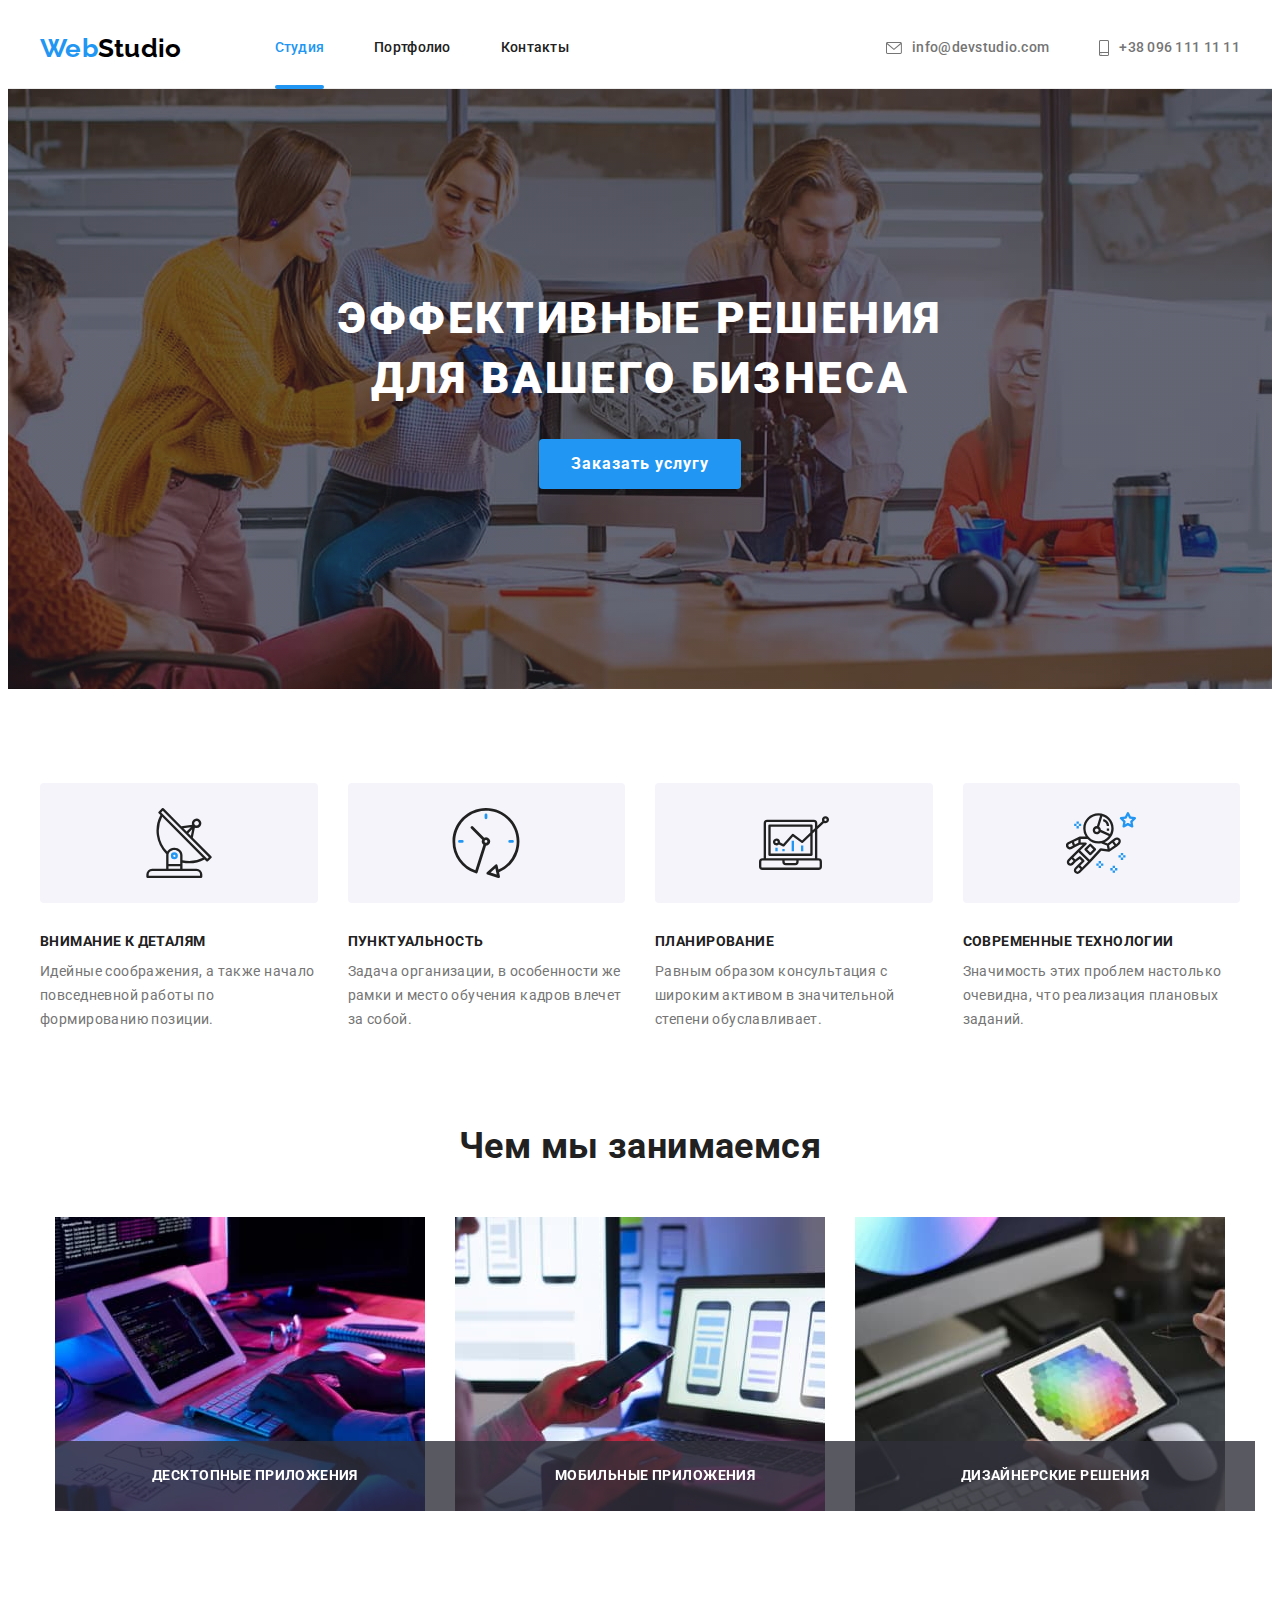
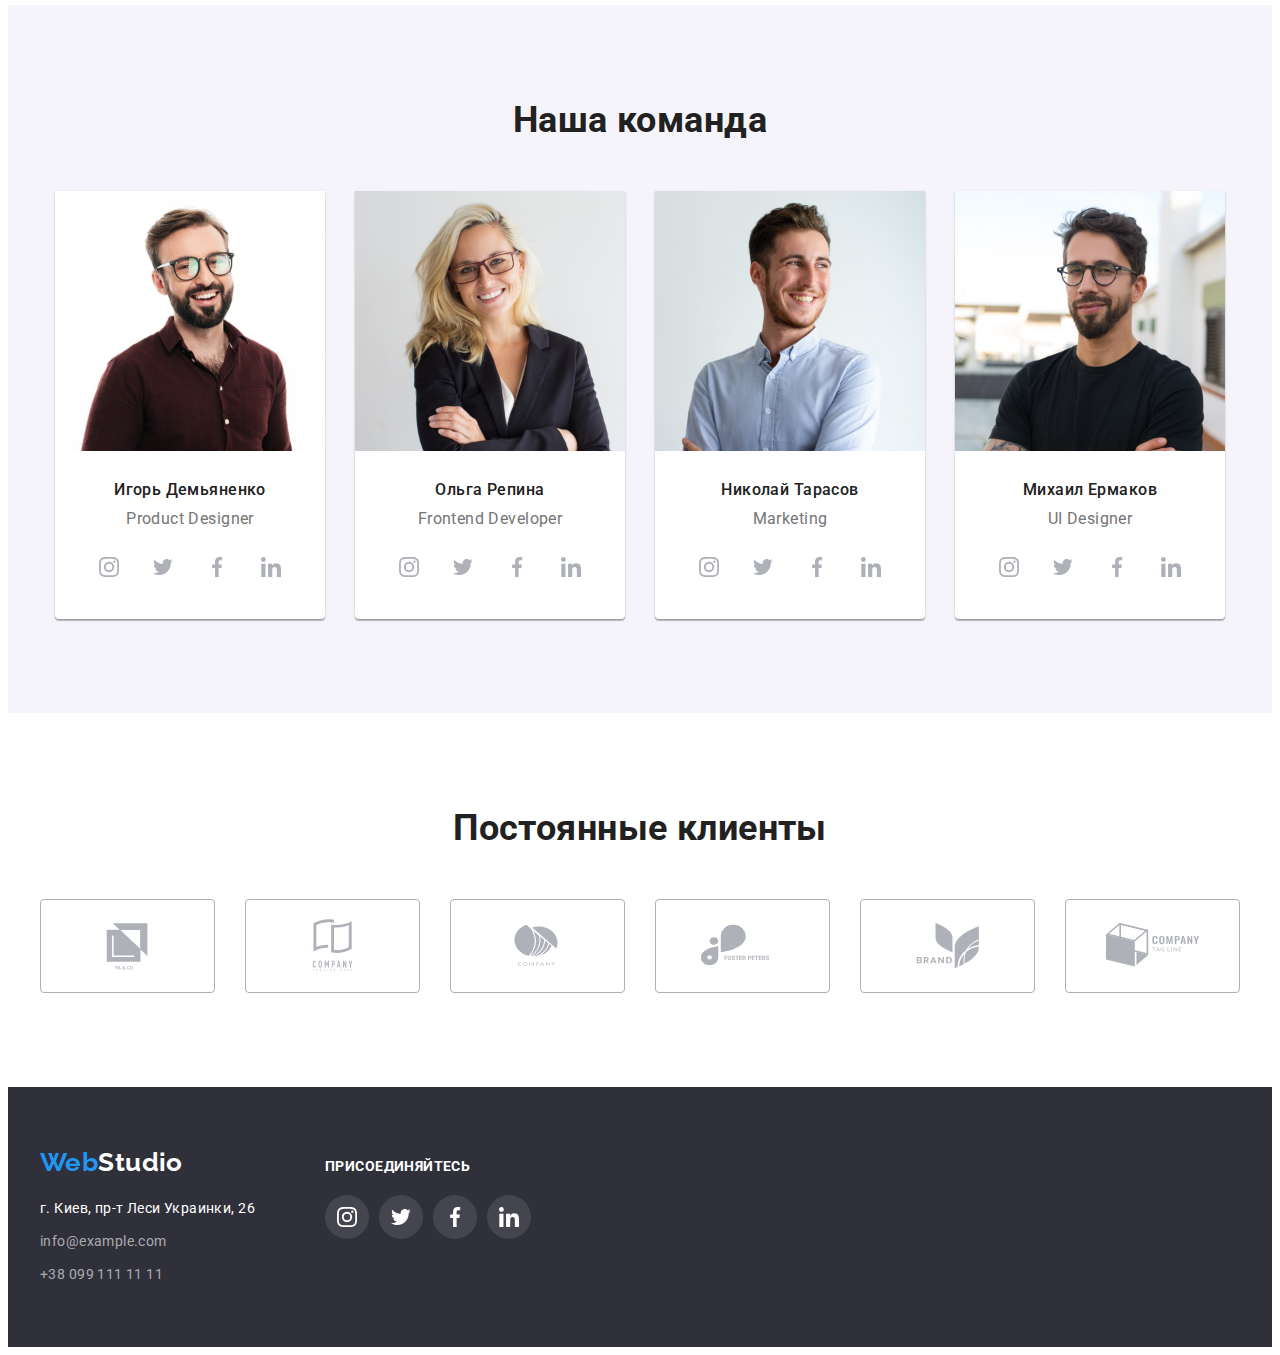
<file: index.html>
<!DOCTYPE html>
<html lang="ru">
  <head>
    <meta charset="UTF-8" />
    <meta http-equiv="X-UA-Compatible" content="IE=edge" />
    <meta name="viewport" content="width=device-width, initial-scale=1.0" />
    <title>Студия</title>
    <!-- FONTS -->
    <link rel="preconnect" href="https://fonts.googleapis.com" />
    <link rel="preconnect" href="https://fonts.gstatic.com" crossorigin />
    <link
      href="https://fonts.googleapis.com/css2?family=Raleway:wght@700&family=Roboto:wght@400;500;700;900&display=swap"
      rel="stylesheet"
    />
    <!-- NORMALIZATION -->
    <link
      rel="stylesheet"
      href="https://cdnjs.cloudflare.com/ajax/libs/modern-normalize/1.1.0/modern-normalize.min.css"
      integrity="sha512-wpPYUAdjBVSE4KJnH1VR1HeZfpl1ub8YT/NKx4PuQ5NmX2tKuGu6U/JRp5y+Y8XG2tV+wKQpNHVUX03MfMFn9Q=="
      crossorigin="anonymous"
      referrerpolicy="no-referrer"
    />
    <!-- CSS -->
    <link rel="stylesheet" href="./css/styles.css" />
    <!-- JS -->
    <script src="./js/script.js" defer></script>
  </head>

  <body>
    <!-- HEADER -->
    <header class="header">
      <div class="container flex-vh-centred">
        <!-- NAVIGATION -->
        <nav class="header-nav flex-vh-centred">
          <a class="logo link-clean" href="./index.html" lang="en"
            ><span class="text-accent-light-color">Web</span>Studio</a
          >
          <ul class="list-pages list-unmarked flex-vh-centred">
            <li class="item studio-page">
              <a class="nav-active-page link-clean link-interactive" href="./index.html">Студия</a>
            </li>

            <li class="item portfolio-page">
              <a class="link-clean link-interactive" href="./portfolio.html">Портфолио</a>
            </li>
            <li class="item contacts-page">
              <a class="link-clean link-interactive" href="">Контакты</a>
            </li>
          </ul>
        </nav>

        <!-- CONTACTS -->
        <ul class="list-contacts list-unmarked flex-vh-centred">
          <li class="item">
            <a class="mail-link link-clean link-interactive" href="mailto:info@devstudio.com">
              <svg width="16" height="12" class="icon">
                <use href="./images/decoration/icons.svg#envelope"></use>
              </svg>
              info@devstudio.com
            </a>
          </li>

          <li class="item">
            <a class="phone-link link-clean link-interactive" href="tel:+380961111111">
              <svg width="10" height="16" class="icon">
                <use href="./images/decoration/icons.svg#phone"></use>
              </svg>
              +38 096 111 11 11
            </a>
          </li>
        </ul>
      </div>
    </header>

    <!-- MAIN -->
    <main>
      <!-- HERO -->
      <section class="section-hero section flex-h-centred">
        <div class="container">
          <h1 class="hero-title">Эффективные решения для вашего бизнеса</h1>
          <button id="hero-button" class="button" type="button">Заказать услугу</button>
        </div>

        <!-- MODAL -->
        <div id="modal-overlay" class="modal-overlay is-hidden">
          <div class="window flex-vh-centred">
            <button id="modal-button-close" class="button-close flex-vh-centred" type="button">
              <svg class="icon" width="18" height="18">
                <use href="./images/decoration/icons.svg#close-cross"></use>
              </svg>
            </button>
            <p>
              Lorem ipsum dolor sit amet consectetur adipisicing elit. Voluptas perspiciatis quidem
              vero suscipit. Deleniti ipsam consequuntur modi tempore minus, ab dolore a quibusdam
              est nam! Atque corrupti, nesciunt at eaque totam quo incidunt fugit veniam officia
              quidem officiis doloremque cupiditate. Accusamus ullam dolor rerum id totam quam
              debitis ad accusantium laudantium? Dolore accusantium facilis magnam perferendis
              commodi perspiciatis molestiae quae ipsum dolorem similique? Quam non, inventore
              doloremque accusamus ratione obcaecati nesciunt voluptatibus mollitia earum dolorum
              laudantium nisi doloribus ab quidem deserunt quis velit id voluptatum cupiditate ullam
              possimus! Quis fugit voluptatum dolorum! Repudiandae rerum eveniet quis veniam
              laudantium officia harum.
            </p>
          </div>
        </div>
      </section>

      <section class="section-advantages section">
        <div class="container">
          <h2 class="visually-hidden">Наши преимущества</h2>
          <ul class="list-advantages list-unmarked flex-h-centred">
            <li class="item">
              <div class="icon-wrapper">
                <svg class="icon" width="70" height="70">
                  <use href="./images/decoration/icons.svg#antenna"></use>
                </svg>
              </div>
              <h3 class="subtitle">Внимание к деталям</h3>
              <p class="text">
                Идейные соображения, а также начало повседневной работы по формированию позиции.
              </p>
            </li>

            <li class="item">
              <div class="icon-wrapper">
                <svg class="icon" width="70" height="70">
                  <use href="./images/decoration/icons.svg#clock"></use>
                </svg>
              </div>
              <h3 class="subtitle">Пунктуальность</h3>
              <p class="text">
                Задача организации, в особенности же рамки и место обучения кадров влечет за собой.
              </p>
            </li>

            <li class="item">
              <div class="icon-wrapper">
                <svg class="icon" width="70" height="70">
                  <use href="./images/decoration/icons.svg#diagram"></use>
                </svg>
              </div>
              <h3 class="subtitle">Планирование</h3>
              <p class="text">
                Равным образом консультация с широким активом в значительной степени обуславливает.
              </p>
            </li>

            <li class="item">
              <div class="icon-wrapper">
                <svg class="icon" width="70" height="70">
                  <use href="./images/decoration/icons.svg#astronaut"></use>
                </svg>
              </div>
              <h3 class="subtitle">Современные технологии</h3>
              <p class="text">
                Значимость этих проблем настолько очевидна, что реализация плановых заданий.
              </p>
            </li>
          </ul>
        </div>
      </section>

      <section class="section-our-work section">
        <div class="container">
          <h2 class="title">Чем мы занимаемся</h2>
          <ul class="list-our-work list-unmarked flex-vh-centred">
            <li class="item">
              <div class="wrapper-img">
                <img
                  class="img"
                  src="./images/content/our-work/whatwedo_1.jpg"
                  alt="Человек набирает текст на планшете за рабочим столом"
                  width="370"
                  height="294"
                />
                <h3 class="description">Десктопные приложения</h3>
              </div>
            </li>
            <li class="item">
              <div class="wrapper-img">
                <img
                  class="img"
                  src="./images/content/our-work/whatwedo_2.jpg"
                  alt="Человек работает за ноутбуком"
                  width="370"
                  height="294"
                />
                <h3 class="description">Мобильные приложения</h3>
              </div>
            </li>
            <li class="item">
              <div class="wrapper-img">
                <img
                  class="img"
                  src="./images/content/our-work/whatwedo_3.jpg"
                  alt="Человек рассматривает цветовую палитру на планшете"
                  width="370"
                  height="294"
                />
                <h3 class="description">Дизайнерские решения</h3>
              </div>
            </li>
          </ul>
        </div>
      </section>

      <section class="section-team section">
        <div class="container">
          <h2 class="title">Наша команда</h2>
          <ul class="list-team list-unmarked flex-h-centred">
            <li class="card-person">
              <div class="img-wrapper">
                <img
                  class="person-photo"
                  src="./images/content/team/employee_1.jpg"
                  alt="Улыбающийся мужчина в очках"
                  width="270"
                  height="260"
                />
              </div>
              <div class="description-wrapper">
                <h3 class="subtitle">Игорь Демьяненко</h3>
                <p class="description" lang="en">Product Designer</p>
                <div class="socials-wrapper">
                  <ul class="list-socials list-unmarked">
                    <li class="item">
                      <a
                        href="https://www.instagram.com"
                        class="link-clean"
                        target="_blank"
                        rel="noopener noreferrer"
                      >
                        <svg class="icon" width="20" height="20">
                          <use href="./images/decoration/icons.svg#logo-instagram"></use>
                        </svg>
                      </a>
                    </li>
                    <li class="item">
                      <a
                        href="https://www.twitter.com"
                        class="link-clean"
                        target="_blank"
                        rel="noopener noreferrer"
                      >
                        <svg class="icon" width="20" height="20">
                          <use href="./images/decoration/icons.svg#logo-twitter"></use>
                        </svg>
                      </a>
                    </li>
                    <li class="item">
                      <a
                        href="https://www.facebook.com"
                        class="link-clean"
                        target="_blank"
                        rel="noopener noreferrer"
                      >
                        <svg class="icon" width="20" height="20">
                          <use href="./images/decoration/icons.svg#logo-facebook"></use>
                        </svg>
                      </a>
                    </li>
                    <li class="item">
                      <a
                        href="https://www.linkedin.com"
                        class="link-clean"
                        target="_blank"
                        rel="noopener noreferrer"
                      >
                        <svg class="icon" width="20" height="20">
                          <use href="./images/decoration/icons.svg#logo-linkedin"></use>
                        </svg>
                      </a>
                    </li>
                  </ul>
                </div>
              </div>
            </li>

            <li class="card-person">
              <div class="img-wrapper">
                <img
                  class="person-photo"
                  src="./images/content/team/employee_2.jpg"
                  alt="Улыбающаяся женщина в очках"
                  width="270"
                  height="260"
                />
              </div>
              <div class="description-wrapper">
                <h3 class="subtitle">Ольга Репина</h3>
                <p class="description" lang="en">Frontend Developer</p>
                <div class="socials-wrapper">
                  <ul class="list-socials list-unmarked">
                    <li class="item">
                      <a
                        href="https://www.instagram.com"
                        class="link-clean"
                        target="_blank"
                        rel="noopener noreferrer"
                      >
                        <svg class="icon" width="20" height="20">
                          <use href="./images/decoration/icons.svg#logo-instagram"></use>
                        </svg>
                      </a>
                    </li>

                    <li class="item">
                      <a
                        href="https://www.twitter.com"
                        class="link-clean"
                        target="_blank"
                        rel="noopener noreferrer"
                      >
                        <svg class="icon" width="20" height="20">
                          <use href="./images/decoration/icons.svg#logo-twitter"></use>
                        </svg>
                      </a>
                    </li>

                    <li class="item">
                      <a
                        href="https://www.facebook.com"
                        class="link-clean"
                        target="_blank"
                        rel="noopener noreferrer"
                      >
                        <svg class="icon" width="20" height="20">
                          <use href="./images/decoration/icons.svg#logo-facebook"></use>
                        </svg>
                      </a>
                    </li>

                    <li class="item">
                      <a
                        href="https://www.linkedin.com"
                        class="link-clean"
                        target="_blank"
                        rel="noopener noreferrer"
                      >
                        <svg class="icon" width="20" height="20">
                          <use href="./images/decoration/icons.svg#logo-linkedin"></use>
                        </svg>
                      </a>
                    </li>
                  </ul>
                </div>
              </div>
            </li>

            <li class="card-person">
              <div class="img-wrapper">
                <img
                  class="person-photo"
                  src="./images/content/team/employee_3.jpg"
                  alt="Улыбающийся мужчина"
                  width="270"
                  height="260"
                />
              </div>
              <div class="description-wrapper">
                <h3 class="subtitle">Николай Тарасов</h3>
                <p class="description" lang="en">Marketing</p>
                <div class="socials-wrapper">
                  <ul class="list-socials list-unmarked">
                    <li class="item">
                      <a
                        href="https://www.instagram.com"
                        class="link-clean"
                        target="_blank"
                        rel="noopener noreferrer"
                      >
                        <svg class="icon" width="20" height="20">
                          <use href="./images/decoration/icons.svg#logo-instagram"></use>
                        </svg>
                      </a>
                    </li>
                    <li class="item">
                      <a
                        href="https://www.twitter.com"
                        class="link-clean"
                        target="_blank"
                        rel="noopener noreferrer"
                      >
                        <svg class="icon" width="20" height="20">
                          <use href="./images/decoration/icons.svg#logo-twitter"></use>
                        </svg>
                      </a>
                    </li>
                    <li class="item">
                      <a
                        href="https://www.facebook.com"
                        class="link-clean"
                        target="_blank"
                        rel="noopener noreferrer"
                      >
                        <svg class="icon" width="20" height="20">
                          <use href="./images/decoration/icons.svg#logo-facebook"></use>
                        </svg>
                      </a>
                    </li>
                    <li class="item">
                      <a
                        href="https://www.linkedin.com"
                        class="link-clean"
                        target="_blank"
                        rel="noopener noreferrer"
                      >
                        <svg class="icon" width="20" height="20">
                          <use href="./images/decoration/icons.svg#logo-linkedin"></use>
                        </svg>
                      </a>
                    </li>
                  </ul>
                </div>
              </div>
            </li>

            <li class="card-person">
              <div class="img-wrapper">
                <img
                  class="person-photo"
                  src="./images/content/team/employee_4.jpg"
                  alt="Улыбающийся мужчина в очках"
                  width="270"
                  height="260"
                />
              </div>
              <div class="description-wrapper">
                <h3 class="subtitle">Михаил Ермаков</h3>
                <p class="description" lang="en">UI Designer</p>
                <div class="socials-wrapper">
                  <ul class="list-socials list-unmarked">
                    <li class="item">
                      <a
                        href="https://www.instagram.com"
                        class="link-clean"
                        target="_blank"
                        rel="noopener noreferrer"
                      >
                        <svg class="icon" width="20" height="20">
                          <use href="./images/decoration/icons.svg#logo-instagram"></use>
                        </svg>
                      </a>
                    </li>
                    <li class="item">
                      <a
                        href="https://www.twitter.com"
                        class="link-clean"
                        target="_blank"
                        rel="noopener noreferrer"
                      >
                        <svg class="icon" width="20" height="20">
                          <use href="./images/decoration/icons.svg#logo-twitter"></use>
                        </svg>
                      </a>
                    </li>
                    <li class="item">
                      <a
                        href="https://www.facebook.com"
                        class="link-clean"
                        target="_blank"
                        rel="noopener noreferrer"
                      >
                        <svg class="icon" width="20" height="20">
                          <use href="./images/decoration/icons.svg#logo-facebook"></use>
                        </svg>
                      </a>
                    </li>
                    <li class="item">
                      <a
                        href="https://www.linkedin.com"
                        class="link-clean"
                        target="_blank"
                        rel="noopener noreferrer"
                      >
                        <svg class="icon" width="20" height="20">
                          <use href="./images/decoration/icons.svg#logo-linkedin"></use>
                        </svg>
                      </a>
                    </li>
                  </ul>
                </div>
              </div>
            </li>
          </ul>
        </div>
      </section>

      <section class="section section-regular-clients">
        <div class="container">
          <h2 class="title">Постоянные клиенты</h2>
          <ul class="list-clients list-unmarked flex-vh-centred">
            <li class="item">
              <a href="./" class="link-clean" target="_blank" rel="noopener noreferrer">
                <svg width="106" height="60" class="icon">
                  <use href="./images/decoration/icons.svg#logo-client-1"></use>
                </svg>
              </a>
            </li>
            <li class="item">
              <a href="./" class="link-clean" target="_blank" rel="noopener noreferrer">
                <svg width="106" height="60" class="icon">
                  <use href="./images/decoration/icons.svg#logo-client-2"></use>
                </svg>
              </a>
            </li>
            <li class="item">
              <a href="./" class="link-clean" target="_blank" rel="noopener noreferrer">
                <svg width="106" height="60" class="icon">
                  <use href="./images/decoration/icons.svg#logo-client-3"></use>
                </svg>
              </a>
            </li>
            <li class="item">
              <a href="./" class="link-clean" target="_blank" rel="noopener noreferrer">
                <svg width="106" height="60" class="icon">
                  <use href="./images/decoration/icons.svg#logo-client-4"></use>
                </svg>
              </a>
            </li>
            <li class="item">
              <a href="./" class="link-clean" target="_blank" rel="noopener noreferrer">
                <svg width="106" height="60" class="icon">
                  <use href="./images/decoration/icons.svg#logo-client-5"></use>
                </svg>
              </a>
            </li>
            <li class="item">
              <a href="./" class="link-clean" target="_blank" rel="noopener noreferrer">
                <svg width="106" height="60" class="icon">
                  <use href="./images/decoration/icons.svg#logo-client-6"></use>
                </svg>
              </a>
            </li>
          </ul>
        </div>
      </section>
    </main>

    <!-- FOOTER -->
    <footer class="footer">
      <div class="container">
        <div class="address-container">
          <a class="logo link-clean" href="./index.html" lang="en"
            ><span class="text-accent-light-color">Web</span
            ><span class="text-accent-light">Studio</span></a
          >

          <address class="address-footer">
            <ul class="addresses-list list-unmarked">
              <li class="item address-geo">
                <a
                  class="link-clean link-interactive text-accent-light"
                  href="https://tinyurl.com/yckhjt74"
                  target="_blank"
                  rel="noopener noreferrer"
                >
                  г. Киев, пр-т Леси Украинки, 26
                </a>
              </li>
              <li class="item address-mail">
                <a class="link-clean link-interactive" href="mailto:info@example.com"
                  >info@example.com</a
                >
              </li>
              <li class="item address-phone">
                <a class="link-clean link-interactive" href="tel:+380991111111"
                  >+38 099 111 11 11</a
                >
              </li>
            </ul>
          </address>
        </div>

        <div class="follow-us-container">
          <h2 class="subtitle">Присоединяйтесь</h2>
          <ul class="list-socials list-unmarked">
            <li class="item">
              <a
                href="https://www.instagram.com"
                class="link-clean"
                target="_blank"
                rel="noopener noreferrer"
              >
                <svg class="icon" width="20" height="20">
                  <use href="./images/decoration/icons.svg#logo-instagram"></use>
                </svg>
              </a>
            </li>

            <li class="item">
              <a
                href="https://www.twitter.com"
                class="link-clean"
                target="_blank"
                rel="noopener noreferrer"
              >
                <svg class="icon" width="20" height="20">
                  <use href="./images/decoration/icons.svg#logo-twitter"></use>
                </svg>
              </a>
            </li>

            <li class="item">
              <a
                href="https://www.facebook.com"
                class="link-clean"
                target="_blank"
                rel="noopener noreferrer"
              >
                <svg class="icon" width="20" height="20">
                  <use href="./images/decoration/icons.svg#logo-facebook"></use>
                </svg>
              </a>
            </li>

            <li class="item">
              <a
                href="https://www.linkedin.com"
                class="link-clean"
                target="_blank"
                rel="noopener noreferrer"
              >
                <svg class="icon" width="20" height="20">
                  <use href="./images/decoration/icons.svg#logo-linkedin"></use>
                </svg>
              </a>
            </li>
          </ul>
        </div>
      </div>
    </footer>
  </body>
</html>
</file>
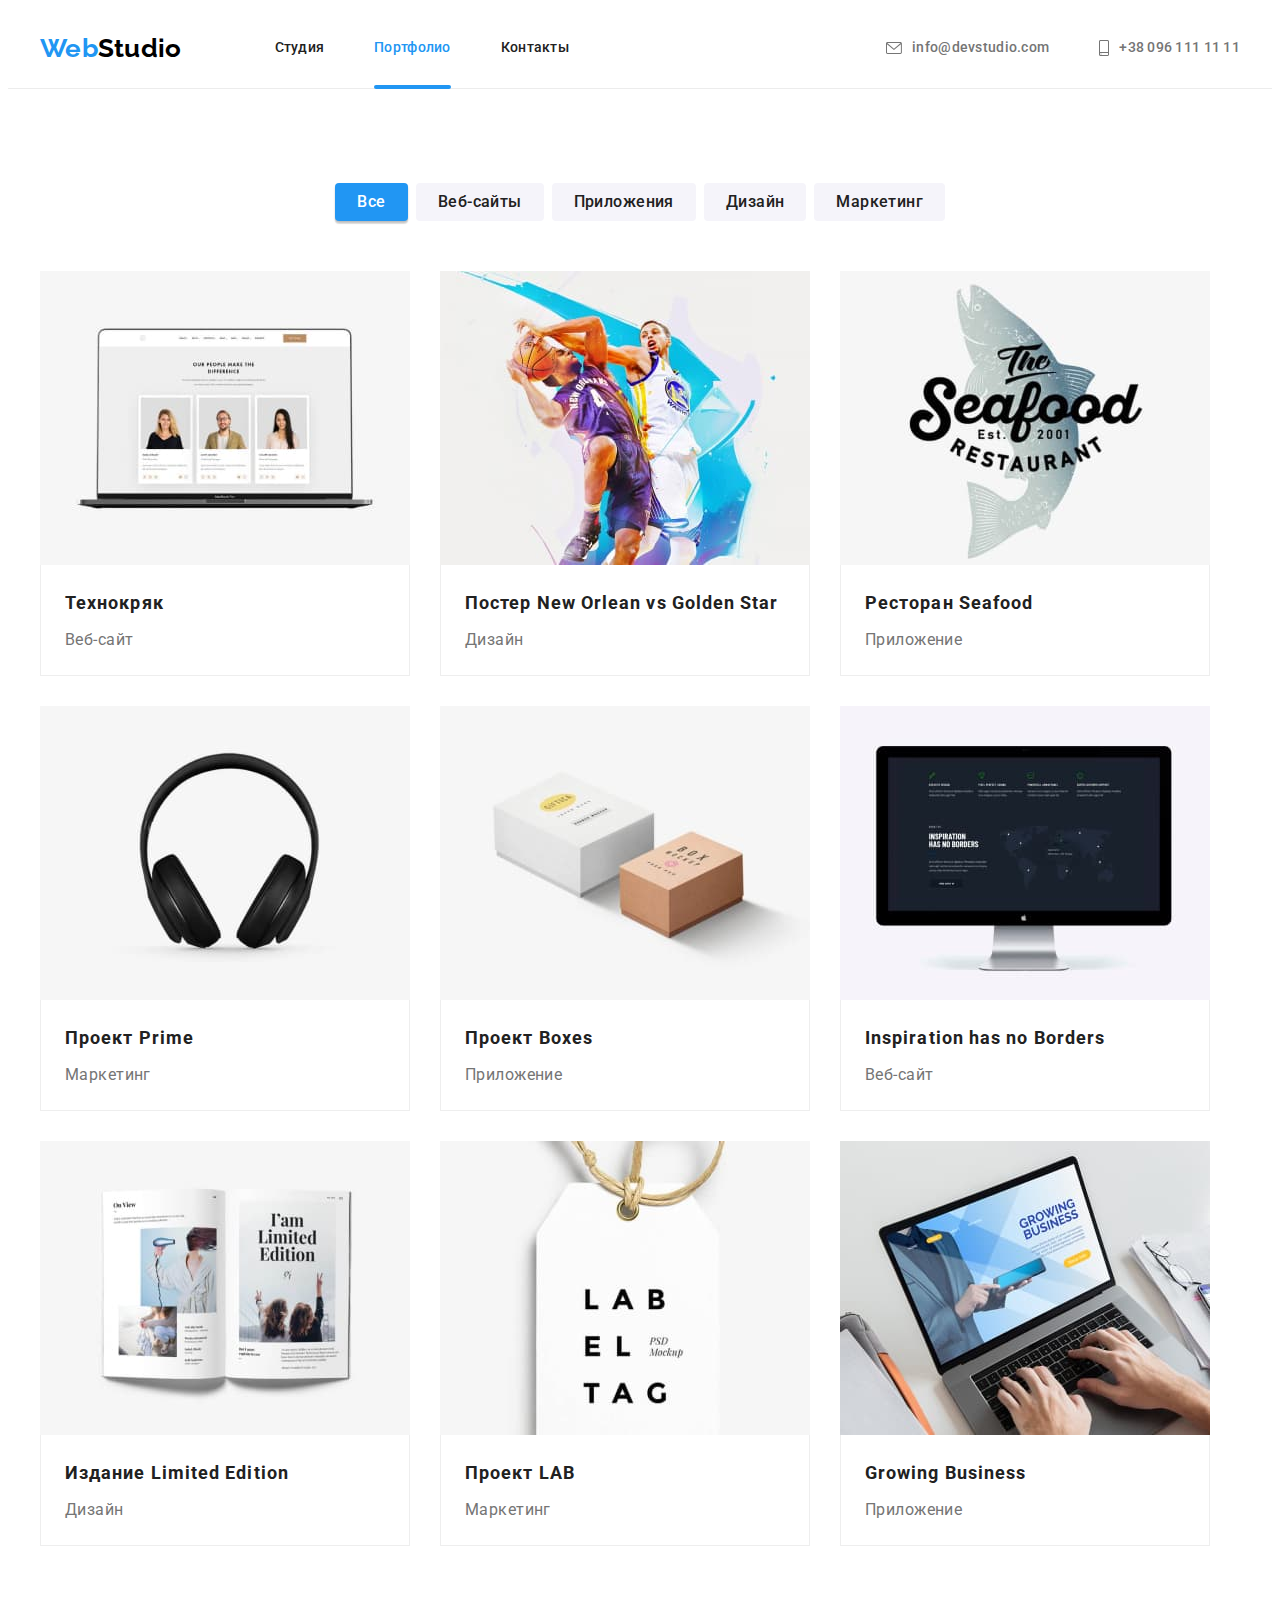
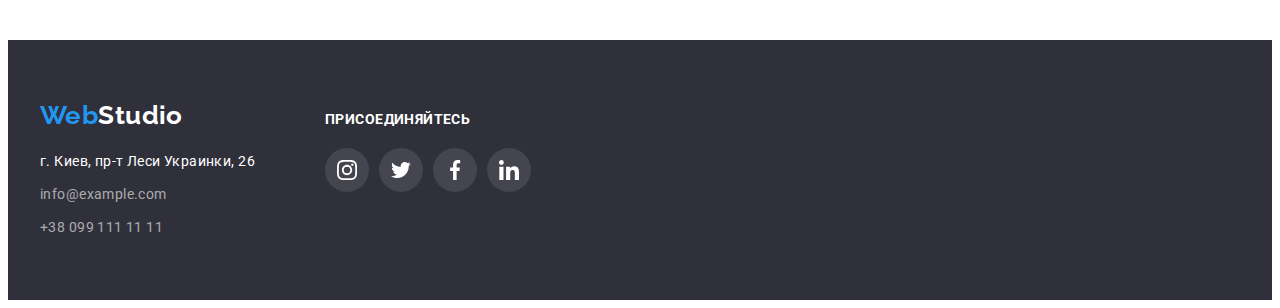
<file: portfolio.html>
<!DOCTYPE html>
<html lang="ru">
  <head>
    <meta charset="UTF-8" />
    <meta http-equiv="X-UA-Compatible" content="IE=edge" />
    <meta name="viewport" content="width=device-width, initial-scale=1.0" />
    <title>Портфолио</title>
    <!-- FONTS -->
    <link rel="preconnect" href="https://fonts.googleapis.com" />
    <link rel="preconnect" href="https://fonts.gstatic.com" crossorigin />
    <link
      href="https://fonts.googleapis.com/css2?family=Raleway:wght@700&family=Roboto:wght@400;500;700;900&display=swap"
      rel="stylesheet"
    />
    <!-- NORMALIZATION -->
    <link
      rel="stylesheet"
      href="https://cdnjs.cloudflare.com/ajax/libs/modern-normalize/1.1.0/modern-normalize.min.css"
      integrity="sha512-wpPYUAdjBVSE4KJnH1VR1HeZfpl1ub8YT/NKx4PuQ5NmX2tKuGu6U/JRp5y+Y8XG2tV+wKQpNHVUX03MfMFn9Q=="
      crossorigin="anonymous"
      referrerpolicy="no-referrer"
    />
    <!-- CSS -->
    <link rel="stylesheet" href="./css/styles.css" />
    <!-- JS -->
    <script src="./js/script.js" defer></script>
  </head>

  <body>
    <!-- HEADER -->
    <header class="header">
      <div class="container flex-vh-centred">
        <!-- NAVIGATION -->
        <nav class="header-nav flex-vh-centred">
          <a class="logo link-clean" href="./index.html" lang="en"
            ><span class="text-accent-light-color">Web</span>Studio</a
          >
          <ul class="list-pages list-unmarked flex-vh-centred">
            <li class="item studio-page">
              <a class="link-clean link-interactive" href="./index.html">Студия</a>
            </li>

            <li class="item portfolio-page">
              <a class="nav-active-page link-clean link-interactive" href="./portfolio.html"
                >Портфолио</a
              >
            </li>
            <li class="item contacts-page">
              <a class="link-clean link-interactive" href="">Контакты</a>
            </li>
          </ul>
        </nav>

        <!-- CONTACTS -->
        <ul class="list-contacts list-unmarked flex-vh-centred">
          <li class="item">
            <a class="mail-link link-clean link-interactive" href="mailto:info@devstudio.com">
              <svg width="16" height="12" class="icon">
                <use href="./images/decoration/icons.svg#envelope"></use>
              </svg>
              info@devstudio.com
            </a>
          </li>

          <li class="item">
            <a class="phone-link link-clean link-interactive" href="tel:+380961111111">
              <svg width="10" height="16" class="icon">
                <use href="./images/decoration/icons.svg#phone"></use>
              </svg>
              +38 096 111 11 11
            </a>
          </li>
        </ul>
      </div>
    </header>

    <!-- MAIN -->
    <main>
      <!-- Portfolio section -->
      <section class="section-portfolio section">
        <div class="container">
          <!-- HERO -->
          <h1 hidden>Портфолио</h1>
          <!-- filters -->
          <ul class="list-filters list-unmarked flex-h-centred">
            <li class="item filter-all">
              <button id="all-filter-button" class="button active-filter" type="button">Все</button>
            </li>

            <li class="item filter-sites">
              <button id="web-filter-button" class="button" type="button">Веб-сайты</button>
            </li>

            <li class="item filter-applications">
              <button id="app-filter-button" class="button" type="button">Приложения</button>
            </li>

            <li class="item filter-design">
              <button id="design-filter-button" class="button" type="button">Дизайн</button>
            </li>

            <li class="item filter-marketing">
              <button id="marketing-filter-button" class="button" type="button">Маркетинг</button>
            </li>
          </ul>
          <!-- Cards -->
          <ul class="list-portfolio list-unmarked">
            <li class="card web-card">
              <a class="link-card link-clean" href="./">
                <div class="wrapper-img">
                  <img
                    class="img-card"
                    src="./images/content/portfolio/technocrack.jpg"
                    alt="Ноутбук с открытой страницой веб-сайта в браузере"
                    width="370"
                    height="294"
                  />
                  <p class="project-details">
                    Ресурс предлагает комплексные предложения с разным уровнем функционала и
                    сервисов. Все это позволит посетителю получить исчерпывающие сведения о компании
                    или частном лице.
                  </p>
                </div>
                <div class="container-meta">
                  <h2 class="subtitle">Технокряк</h2>
                  <p class="description-type">Веб-сайт</p>
                </div>
              </a>
            </li>
            <li class="card design-card">
              <a class="link-card link-clean" href="./">
                <div class="wrapper-img">
                  <img
                    class="img-card"
                    src="./images/content/portfolio/basketball-players.jpg"
                    alt="Двое баскетболистов борются за мяч"
                    width="370"
                    height="294"
                  />
                  <p class="project-details">
                    Ресурс предлагает комплексные предложения с разным уровнем функционала и
                    сервисов. Все это позволит посетителю получить исчерпывающие сведения о компании
                    или частном лице.
                  </p>
                </div>
                <div class="container-meta">
                  <h2 class="subtitle">Постер <span lang="en">New Orlean vs Golden Star</span></h2>
                  <p class="description-type">Дизайн</p>
                </div>
              </a>
            </li>
            <li class="card app-card">
              <a class="link-card link-clean" href="./">
                <div class="wrapper-img">
                  <img
                    class="img-card"
                    src="./images/content/portfolio/seafood.jpg"
                    alt="Название-логотип ресторана на фоне силуэта рыбы"
                    width="370"
                    height="294"
                  />
                  <p class="project-details">
                    Ресурс предлагает комплексные предложения с разным уровнем функционала и
                    сервисов. Все это позволит посетителю получить исчерпывающие сведения о компании
                    или частном лице.
                  </p>
                </div>
                <div class="container-meta">
                  <h2 class="subtitle">Ресторан <span lang="en">Seafood</span></h2>
                  <p class="description-type">Приложение</p>
                </div>
              </a>
            </li>
            <li class="card marketing-card">
              <a class="link-card link-clean" href="./">
                <div class="wrapper-img">
                  <img
                    class="img-card"
                    src="./images/content/portfolio/headphones.jpg"
                    alt="Чёрные наушники"
                    width="370"
                    height="294"
                  />
                  <p class="project-details">
                    Ресурс предлагает комплексные предложения с разным уровнем функционала и
                    сервисов. Все это позволит посетителю получить исчерпывающие сведения о компании
                    или частном лице.
                  </p>
                </div>
                <div class="container-meta">
                  <h2 class="subtitle">Проект <span lang="en">Prime</span></h2>
                  <p class="description-type">Маркетинг</p>
                </div>
              </a>
            </li>
            <li class="card app-card">
              <a class="link-card link-clean" href="./">
                <div class="wrapper-img">
                  <img
                    class="img-card"
                    src="./images/content/portfolio/boxes.jpg"
                    alt="Две коробки лежат на плоскости"
                    width="370"
                    height="294"
                  />
                  <p class="project-details">
                    Ресурс предлагает комплексные предложения с разным уровнем функционала и
                    сервисов. Все это позволит посетителю получить исчерпывающие сведения о компании
                    или частном лице.
                  </p>
                </div>
                <div class="container-meta">
                  <h2 class="subtitle">Проект <span lang="en">Boxes</span></h2>
                  <p class="description-type">Приложение</p>
                </div>
              </a>
            </li>
            <li class="card web-card">
              <a class="link-card link-clean" href="./">
                <div class="wrapper-img">
                  <img
                    class="img-card"
                    src="./images/content/portfolio/no-borders.jpg"
                    alt="На мониторе отображается открытая страница веб-сайта"
                    width="370"
                    height="294"
                  />
                  <p class="project-details">
                    Ресурс предлагает комплексные предложения с разным уровнем функционала и
                    сервисов. Все это позволит посетителю получить исчерпывающие сведения о компании
                    или частном лице.
                  </p>
                </div>
                <div class="container-meta">
                  <h2 class="subtitle" lang="en">Inspiration has no Borders</h2>
                  <p class="description-type">Веб-сайт</p>
                </div>
              </a>
            </li>
            <li class="card design-card">
              <a class="link-card link-clean" href="./">
                <div class="wrapper-img">
                  <img
                    class="img-card"
                    src="./images/content/portfolio/book.jpg"
                    alt="Разворот лежащей книги"
                    width="370"
                    height="294"
                  />
                  <p class="project-details">
                    Ресурс предлагает комплексные предложения с разным уровнем функционала и
                    сервисов. Все это позволит посетителю получить исчерпывающие сведения о компании
                    или частном лице.
                  </p>
                </div>
                <div class="container-meta">
                  <h2 class="subtitle">Издание <span lang="en">Limited Edition</span></h2>
                  <p class="description-type">Дизайн</p>
                </div>
              </a>
            </li>
            <li class="card marketing-card">
              <a class="link-card link-clean" href="./">
                <div class="wrapper-img">
                  <img
                    class="img-card"
                    src="./images/content/portfolio/tag.jpg"
                    alt="Висящая бирка с английской надписью чёрным шрифтом"
                    width="370"
                    height="294"
                  />
                  <p class="project-details">
                    Ресурс предлагает комплексные предложения с разным уровнем функционала и
                    сервисов. Все это позволит посетителю получить исчерпывающие сведения о компании
                    или частном лице.
                  </p>
                </div>
                <div class="container-meta">
                  <h2 class="subtitle">Проект <span lang="en">LAB</span></h2>
                  <p class="description-type">Маркетинг</p>
                </div>
              </a>
            </li>
            <li class="card app-card">
              <a class="link-card link-clean" href="./">
                <div class="wrapper-img">
                  <img
                    class="img-card"
                    src="./images/content/portfolio/growing-business.jpg"
                    alt="Человек работает в приложении за ноутбуком"
                    width="370"
                    height="294"
                  />
                  <p class="project-details">
                    Ресурс предлагает комплексные предложения с разным уровнем функционала и
                    сервисов. Все это позволит посетителю получить исчерпывающие сведения о компании
                    или частном лице.
                  </p>
                </div>
                <div class="container-meta">
                  <h2 class="subtitle" lang="en">Growing Business</h2>
                  <p class="description-type">Приложение</p>
                </div>
              </a>
            </li>
          </ul>
        </div>
      </section>
    </main>

    <!-- FOOTER -->
    <footer class="footer">
      <div class="container">
        <div class="address-container">
          <a class="logo link-clean" href="./index.html" lang="en"
            ><span class="text-accent-light-color">Web</span
            ><span class="text-accent-light">Studio</span></a
          >

          <address class="address-footer">
            <ul class="addresses-list list-unmarked">
              <li class="item address-geo">
                <a
                  class="link-clean link-interactive text-accent-light"
                  href="https://tinyurl.com/yckhjt74"
                  target="_blank"
                  rel="noopener noreferrer"
                >
                  г. Киев, пр-т Леси Украинки, 26
                </a>
              </li>
              <li class="item address-mail">
                <a class="link-clean link-interactive" href="mailto:info@example.com"
                  >info@example.com</a
                >
              </li>
              <li class="item address-phone">
                <a class="link-clean link-interactive" href="tel:+380991111111"
                  >+38 099 111 11 11</a
                >
              </li>
            </ul>
          </address>
        </div>

        <div class="follow-us-container">
          <h2 class="subtitle">Присоединяйтесь</h2>
          <ul class="list-socials list-unmarked">
            <li class="item">
              <a
                href="https://www.instagram.com"
                class="link-clean"
                target="_blank"
                rel="noopener noreferrer"
              >
                <svg class="icon" width="20" height="20">
                  <use href="./images/decoration/icons.svg#logo-instagram"></use>
                </svg>
              </a>
            </li>

            <li class="item">
              <a
                href="https://www.twitter.com"
                class="link-clean"
                target="_blank"
                rel="noopener noreferrer"
              >
                <svg class="icon" width="20" height="20">
                  <use href="./images/decoration/icons.svg#logo-twitter"></use>
                </svg>
              </a>
            </li>

            <li class="item">
              <a
                href="https://www.facebook.com"
                class="link-clean"
                target="_blank"
                rel="noopener noreferrer"
              >
                <svg class="icon" width="20" height="20">
                  <use href="./images/decoration/icons.svg#logo-facebook"></use>
                </svg>
              </a>
            </li>

            <li class="item">
              <a
                href="https://www.linkedin.com"
                class="link-clean"
                target="_blank"
                rel="noopener noreferrer"
              >
                <svg class="icon" width="20" height="20">
                  <use href="./images/decoration/icons.svg#logo-linkedin"></use>
                </svg>
              </a>
            </li>
          </ul>
        </div>
      </div>
    </footer>
  </body>
</html>
</file>
<file: css/styles.css>
/* VARIABLES */

:root {
  --font-family-main: 'Roboto', sans-serif;
  --font-family-secondary: 'Raleway', sans-serif;
  --font-regular: 400;
  --font-medium: 500;
  --font-bold: 700;
  --font-black: 900;

  --container-width: 1200px;
  --items-default-margin: 30px;
  --sections-default-tb-padding: 94px;

  --primary-light-color: #fff;
  --primary-dark-color: #212121;
  --secondary-dark-color: #757575;
  --background-light-color: #f5f4fa;
  --background-dark-color: #2f303a;
  --background-dark-color-opaque: #2f303acc;
  --accent-light-color: #2196f3;
  --accent-light-color-opaque: #2196f3e5;
  --accent-dark-color: #000;
  --hero-button-hover-color: #188ce8;
  --hero-background-color: #c4c4c4;
  --icons-logo-main-color: #afb1b8;
  --icons-logo-secondary-color: #fff;

  --transition-time: 250ms;
  --transition-time-function: cubic-bezier(0.4, 0, 0.2, 1);
}

/* GLOBAL INHERITANCE */

body {
  font-family: var(--font-family-main);
  font-weight: var(--font-regular);
  font-size: 14px;
  line-height: 1.72;
  letter-spacing: 0.03em;

  background-color: var(--primary-light-color);
  color: var(--secondary-dark-color);
}

/* RESETTERS */

.list-unmarked {
  list-style: none;
}

.link-clean {
  text-decoration: none;
  font-style: normal;

  color: inherit;
}

p,
h1,
h2,
h3,
h4,
h5,
h6,
ul {
  margin: 0;
  padding: 0;
}

img {
  display: block;
  height: auto;
  max-width: 100%;
}

/* GLOBAL */

.button {
  font-family: inherit;
  font-weight: var(--font-medium);
  font-size: 16px;
  line-height: 1.625;
  letter-spacing: inherit;

  border-radius: 4px;
  min-width: 73px;
  padding: 6px 22px;

  background-color: var(--background-light-color);
  border-width: 0px;
  color: var(--primary-dark-color);

  transition: background-color var(--transition-time) var(--transition-time-function),
    box-shadow var(--transition-time) var(--transition-time-function),
    color var(--transition-time) var(--transition-time-function);
}

.active-filter,
.button:hover,
.button:focus {
  background-color: var(--accent-light-color);
  box-shadow: 0px 3px 1px rgba(0, 0, 0, 0.1), 0px 1px 2px rgba(0, 0, 0, 0.08),
    0px 2px 2px rgba(0, 0, 0, 0.12);
  color: var(--primary-light-color);

  cursor: pointer;
}

.container {
  width: var(--container-width);
  margin: 0 auto;
  padding: 0 15px;
}

.hidden {
  display: none;
}

.list-advantages .icon-wrapper,
.list-clients .link-clean,
.list-contacts .link-clean,
.list-our-work .description,
.list-pages .link-clean,
.list-socials,
.list-socials .link-clean,
.flex-vh-centred {
  display: flex;
  align-items: center;
  justify-content: center;
}

.flex-h-centred {
  display: flex;
  justify-content: center;
}

.link-clean:hover {
  cursor: pointer;
}

.link-interactive {
  transition: color var(--transition-time) var(--transition-time-function);
}

.link-interactive:hover,
.link-interactive:focus {
  color: var(--accent-light-color);
}

.logo {
  font-family: var(--font-family-secondary);
  font-weight: var(--font-bold);
  font-size: 26px;
  line-height: 1.17;

  color: var(--accent-dark-color);
}

.list-socials {
  justify-content: space-between;
  flex-wrap: wrap;
  margin-right: -10px;
}

.list-socials .link-clean {
  justify-content: center;
  width: 44px;
  height: 44px;

  border-radius: 50%;
}

.list-socials .item {
  margin-right: 10px;
}

.list-socials .link-clean {
  transition: background-color var(--transition-time) var(--transition-time-function);
}

.list-socials .link-clean:hover,
.list-socials .link-clean:focus {
  background-color: var(--accent-light-color);
}

.list-socials .icon {
  fill: currentColor;

  transition: color var(--transition-time) var(--transition-time-function);
}

.nav-active-page {
  position: relative;

  color: var(--accent-light-color);
}

.nav-active-page::after {
  content: '';
  position: absolute;
  left: 0;
  bottom: -1px;
  width: 100%;
  height: 4px;
  border-radius: 2px;

  background-color: var(--accent-light-color);
}

.section {
  padding: var(--sections-default-tb-padding) 0;
}

.title {
  font-weight: var(--font-bold);
  font-size: 36px;
  line-height: 1.17;

  text-align: center;
  margin-bottom: 50px;

  color: var(--primary-dark-color);
}

.text-accent-light-color {
  color: var(--accent-light-color);
}

.text-accent-light {
  color: var(--primary-light-color);
}

.visually-hidden {
  /* -webkit-appearance: none;
  -moz-appearance: none;
  appearance: none; */
  position: absolute;
  width: 1px;
  height: 1px;
  margin: -1px;
  border: 0;
  padding: 0;
  white-space: nowrap;
  clip-path: inset(100%);
  clip: rect(0 0 0 0);
  overflow: hidden;
}

/* HEADER */

.header {
  font-weight: var(--font-medium);
  line-height: 1.14;
  letter-spacing: 0.02em;

  border-bottom: 1px solid #ececec;
}

.header .logo {
  margin-right: 93px;
  margin-bottom: 0;
}

.list-pages {
  color: var(--primary-dark-color);
}

.list-contacts {
  margin-left: auto;
}

.list-pages .item:not(:last-child),
.list-contacts .item:not(:last-child) {
  margin-right: 50px;
}

.list-pages .link-clean,
.list-contacts .link-clean {
  padding: 32px 0;
  white-space: nowrap;
}

.list-contacts .icon {
  flex-shrink: 0;
  margin-right: 10px;

  fill: currentColor;
}

/* FOOTER */

.footer {
  padding: 60px 0;

  background-color: var(--background-dark-color);
}

.footer > .container {
  display: flex;
  align-items: flex-start;
}

.address-container {
  margin-right: 70px;
}

.footer .logo {
  display: inline-block;
  margin-bottom: 20px;
}

.address-footer {
  line-height: 1.71;
}

.address-mail,
.address-phone {
  color: #ffffff99;
}

.address-geo,
.address-mail {
  margin-bottom: 9px;
}

.follow-us-container {
  padding-top: 12px;

  color: var(--primary-light-color);
}

.follow-us-container .subtitle {
  font-size: 14px;
  line-height: 1.14;
  text-transform: uppercase;

  margin-bottom: 20px;
}

.follow-us-container .link-clean {
  background-color: #ffffff1a;
}

/* MAIN PAGE STYLES */

/* hero section */

.section-hero {
  text-align: center;
  padding: 200px 0;
  margin: 0 auto;
  min-width: var(--container-width);
  max-width: 1600px;

  background-color: var(--hero-background-color);
  background-image: linear-gradient(rgba(47, 48, 58, 0.4), rgba(47, 48, 58, 0.4)),
    url(../images/decoration/hero-bg.jpg);
  background-clip: border-box;
  background-repeat: no-repeat;
  background-position: center;

  color: var(--primary-light-color);
}

.hero-title {
  font-weight: var(--font-black);
  font-size: 44px;
  line-height: 1.36;
  letter-spacing: 0.06em;
  text-transform: uppercase;

  margin: 0 auto 30px;
  max-width: 696px;
}

.section-hero .button {
  font-weight: var(--font-bold);
  line-height: 1.875;
  letter-spacing: 0.06em;

  padding: 10px 32px;

  background-color: var(--accent-light-color);
  box-shadow: 0px 4px 4px rgba(0, 0, 0, 0.15);
  color: var(--primary-light-color);

  transition: background-color var(--transition-time) var(--transition-time-function);
}

.section-hero .button:hover,
.section-hero .button:focus {
  background-color: var(--hero-button-hover-color);
}

/*  MODAL */

.modal-overlay {
  position: fixed;
  top: 0px;
  left: 0px;
  width: 100vw;
  height: 100vh;

  background-color: #00000033;
  opacity: 1;

  transition: opacity var(--transition-time) var(--transition-time-function);
}

.modal-overlay.is-hidden {
  opacity: 0;
  pointer-events: none;
}

.window {
  flex-direction: row;
  position: absolute;
  top: 50%;
  left: 50%;
  max-width: 528px;
  height: 581px;
  padding: 40px;

  border-radius: 4px;

  background-color: var(--primary-light-color);
  box-shadow: 0px 1px 3px rgba(0, 0, 0, 0.12), 0px 1px 1px rgba(0, 0, 0, 0.14),
    0px 2px 1px rgba(0, 0, 0, 0.2);

  transform: translate(-50%, -50%) scale(1, 1);
  transition: transform var(--transition-time) var(--transition-time-function);
}

.modal-overlay.is-hidden .window {
  transform: translate(-50%, -50%) scale(0.1, 0.1);

  pointer-events: none;
}

.modal-overlay .button-close {
  position: absolute;
  right: 8px;
  top: 8px;
  width: 30px;
  height: 30px;

  border: 1px solid #0000001a;
  border-radius: 50%;

  background-color: inherit;
  color: var(--accent-dark-color);

  transition: color var(--transition-time) var(--transition-time-function);
}

.modal-overlay .button-close:hover,
.modal-overlay .button-close:focus {
  color: var(--accent-light-color);
}

.modal-overlay .button-close > .icon {
  fill: currentColor;
}

/* advantages section */

.list-advantages .item {
  /* max-width: 270px; */
  flex-basis: calc((100% - var(--items-default-margin)) / 4);
}

.list-advantages .item:not(:last-child) {
  margin-right: var(--items-default-margin);
}

.list-advantages .icon-wrapper {
  justify-content: center;
  width: 100%;
  height: 120px;
  margin-bottom: 30px;

  border-radius: 4px;
  background-color: var(--background-light-color);
}

.section-advantages .subtitle {
  font-weight: var(--font-bold);
  font-size: 14px;
  line-height: 1.17;

  text-transform: uppercase;
  margin-bottom: 10px;

  color: var(--primary-dark-color);
}

/* our work section */

.section-our-work {
  padding-top: 0;
}

.list-our-work .item:not(:last-child) {
  margin-right: var(--items-default-margin);
}

.list-our-work .wrapper-img {
  position: relative;
}

.list-our-work .description {
  position: absolute;
  left: 0px;
  bottom: 0px;
  width: 100%;
  height: 70px;
  padding: 0 15px;

  color: var(--primary-light-color);
  font-size: 14px;
  line-height: 1.14;
  text-align: center;
  text-transform: uppercase;

  background-color: var(--background-dark-color-opaque);
}

/* team section */

.section-team {
  font-size: 16px;
  line-height: 1.17;
  text-align: center;

  background-color: var(--background-light-color);
}

.card-person {
  box-shadow: 0px 1px 3px rgba(0, 0, 0, 0.12), 0px 1px 1px rgba(0, 0, 0, 0.14),
    0px 2px 1px rgba(0, 0, 0, 0.2);
  border-radius: 0px 0px 4px 4px;
  background-color: var(--primary-light-color);
}

.card-person:not(:last-child) {
  margin-right: var(--items-default-margin);
}

.card-person .subtitle {
  font-weight: var(--font-medium);
  font-size: inherit;

  margin-bottom: 10px;

  color: var(--primary-dark-color);
}

.card-person .description-wrapper {
  padding: 30px 32px;
}

.card-person .description {
  margin-bottom: 16px;
}
.card-person .list-socials .link-clean {
  color: var(--icons-logo-main-color);
}

.card-person .list-socials .link-clean:hover,
.card-person .list-socials .link-clean:focus {
  color: var(--icons-logo-secondary-color);
}

/* regular clients section */

.list-clients .item {
  flex-basis: calc((100% - var(--items-default-margin)) / 6);
}

.list-clients .item:not(:last-child) {
  margin-right: var(--items-default-margin);
}

.list-clients .link-clean {
  justify-content: center;
  height: 92px;

  border: 1px solid var(--icons-logo-main-color);
  border-radius: 4px;
  color: var(--icons-logo-main-color);

  transition: color var(--transition-time) var(--transition-time-function),
    border-color var(--transition-time) var(--transition-time-function);
}

.list-clients .link-clean:hover,
.list-clients .link-clean:focus {
  border-color: var(--accent-light-color);
  color: var(--accent-light-color);
}

.list-clients .icon {
  fill: currentColor;
}

/* PORTFOLIO PAGE STYLES */

.section-portfolio.section {
  margin: 0;
  padding: 94px 0;
}

.list-filters {
  margin-bottom: 50px;
}

.list-filters .item:not(:last-child) {
  margin-right: 8px;
}

.list-portfolio {
  display: flex;
  flex-wrap: wrap;
  margin-top: calc(var(--items-default-margin) * -1);
  margin-left: calc(var(--items-default-margin) * -1);
}

.list-portfolio .card {
  margin-top: var(--items-default-margin);
  margin-left: var(--items-default-margin);
  flex-basis: calc(100% / 3 - var(--items-default-margin));
  max-width: max-content;
  min-width: min-content;
}

.list-portfolio .link-card {
  display: block;

  transition: box-shadow var(--transition-time) var(--transition-time-function);
}

.list-portfolio .link-card:hover,
.list-portfolio .link-card:focus {
  box-shadow: 0px 1px 1px rgba(0, 0, 0, 0.12), 0px 4px 4px rgba(0, 0, 0, 0.06),
    1px 4px 6px rgba(0, 0, 0, 0.16);
}

.list-portfolio .wrapper-img {
  position: relative;

  overflow: hidden;
}

.list-portfolio .project-details {
  font-size: 18px;
  line-height: 1.55;

  position: absolute;
  top: 0px;
  left: 0px;
  transform: translateY(100%);
  width: 100%;
  height: 100%;
  padding: 17% 24px;

  background-color: var(--accent-light-color-opaque);
  color: var(--primary-light-color);
  overflow: auto;

  transition: transform var(--transition-time) var(--transition-time-function);
}

.list-portfolio .link-card:hover .project-details,
.list-portfolio .link-card:focus .project-details {
  transform: translateY(0);
}

.list-portfolio .container-meta {
  padding: 20px 24px;

  border: 1px solid #eee;
  border-top: none;
}

.list-portfolio .subtitle {
  font-weight: var(--font-bold);
  font-size: 18px;
  line-height: 2;
  letter-spacing: 0.06em;

  margin-bottom: 4px;

  color: var(--primary-dark-color);
}

.description-type {
  font-size: 16px;
  line-height: 1.875;
}
</file>
